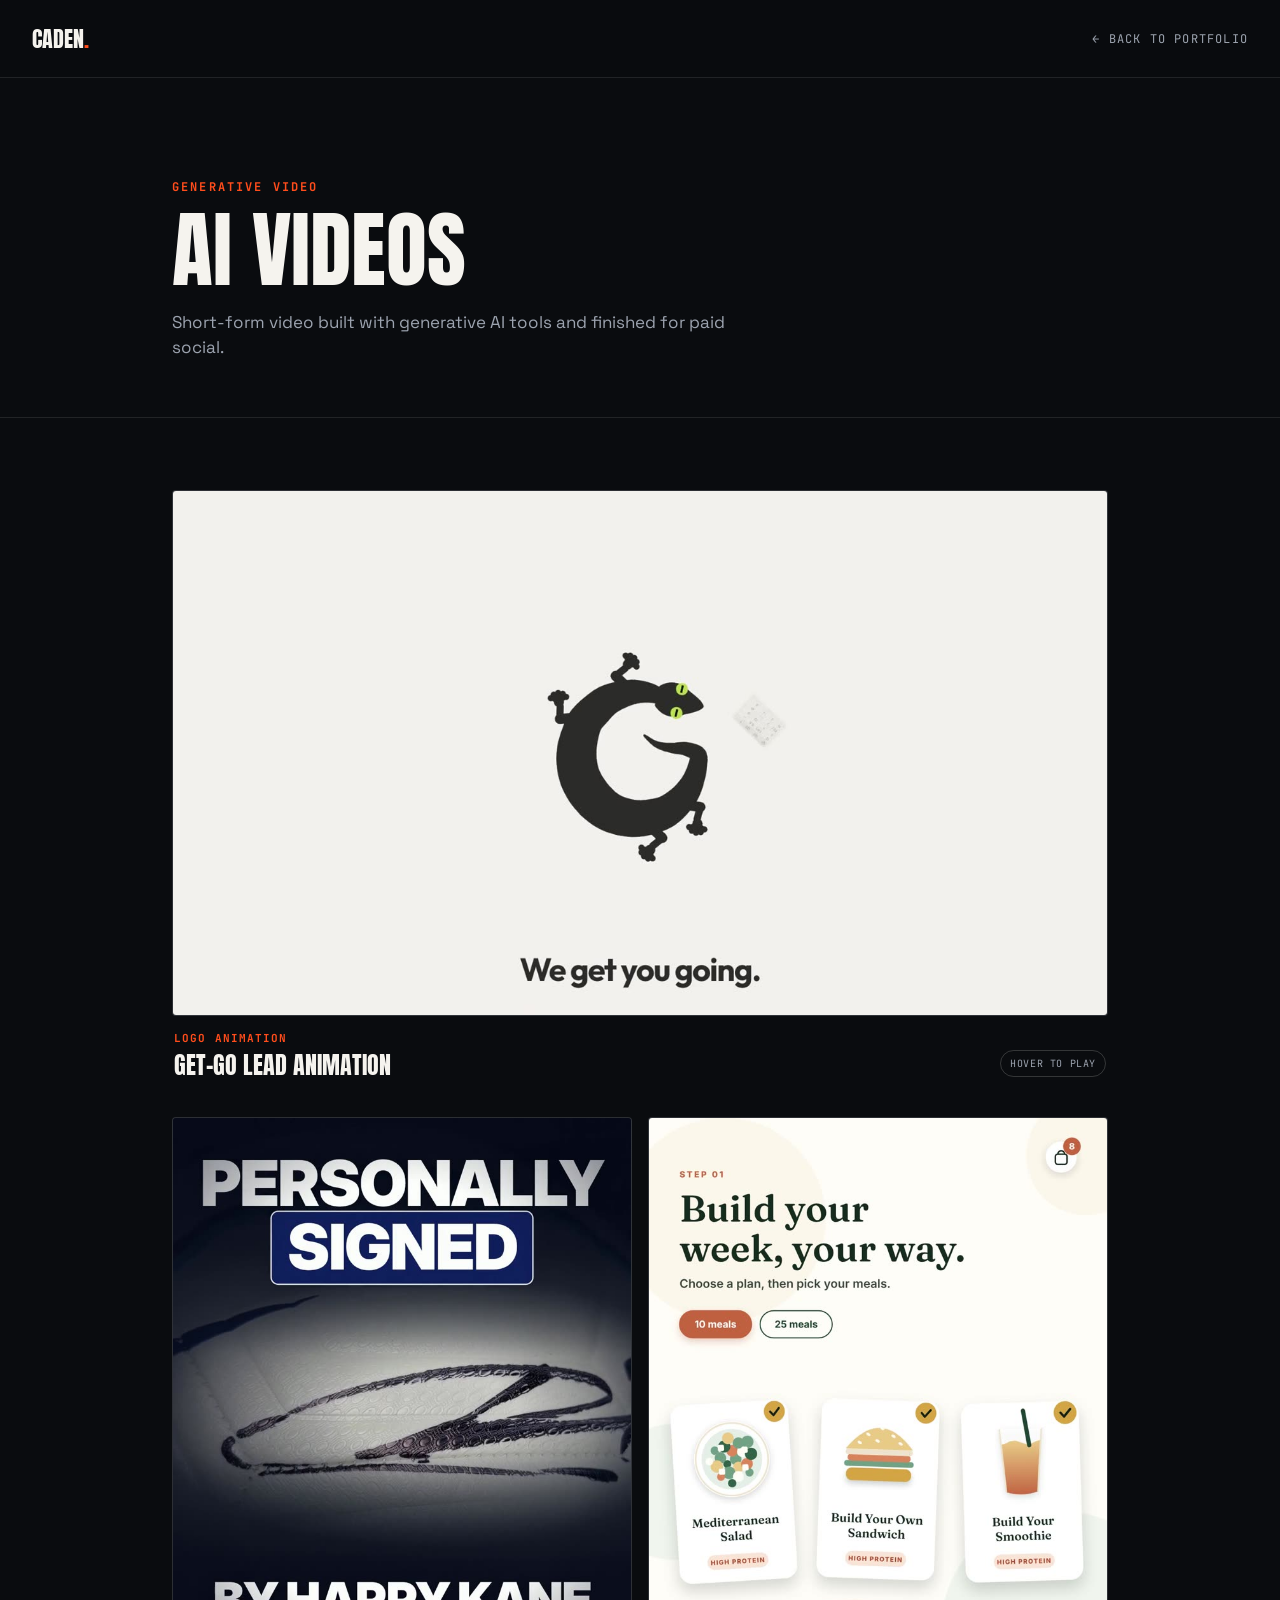
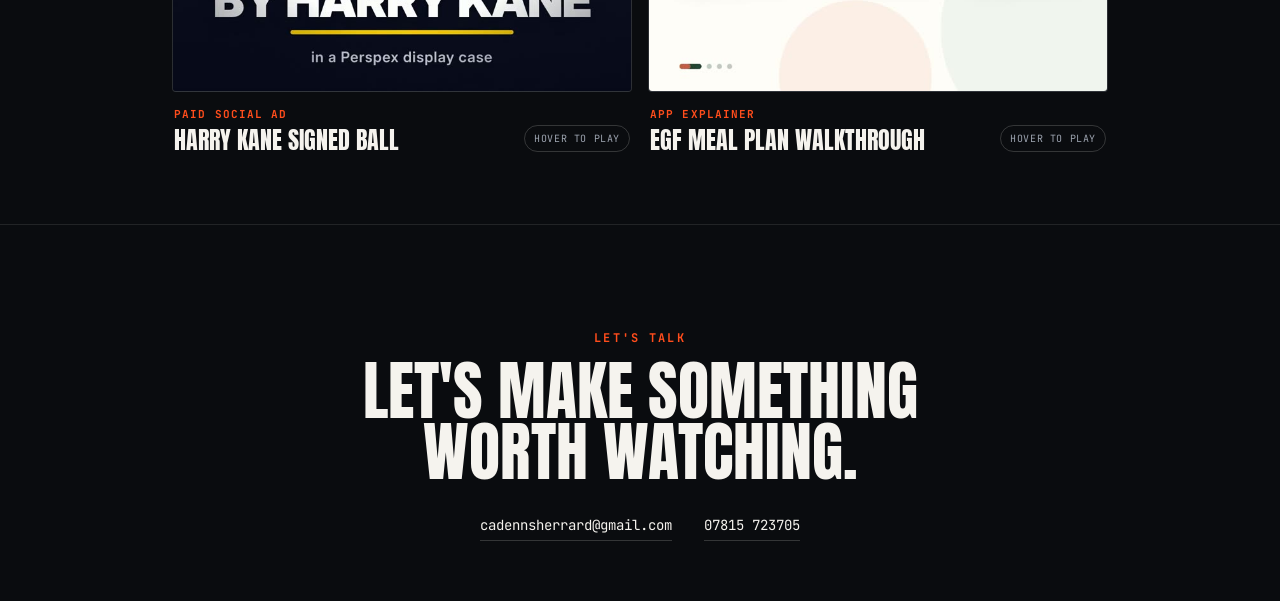
<file: ai-videos.html>
<!DOCTYPE html>
<html lang="en">
<head>
<meta charset="UTF-8">
<meta name="viewport" content="width=device-width, initial-scale=1.0">
<title>AI Videos - Caden Sherrard</title>

<link rel="preconnect" href="https://fonts.googleapis.com">
<link rel="preconnect" href="https://fonts.gstatic.com" crossorigin>
<link href="https://fonts.googleapis.com/css2?family=Anton&family=Space+Grotesk:wght@400;500;600;700&family=JetBrains+Mono:wght@400;500;700&display=swap" rel="stylesheet">

<style>
  :root {
    --bg: #0a0c0f;
    --bg-elevated: #14171c;
    --bg-elevated-2: #1c2027;
    --accent: #ff4d1c;
    --accent-soft: rgba(255, 77, 28, 0.12);
    --positive: #c6ff3d;
    --text: #f5f3ee;
    --text-muted: #9ca3af;
    --text-faint: #838a95;
    --border: rgba(245, 243, 238, 0.1);
    --border-strong: rgba(245, 243, 238, 0.18);
    --font-display: 'Anton', sans-serif;
    --font-body: 'Space Grotesk', sans-serif;
    --font-mono: 'JetBrains Mono', monospace;
  }

  * { margin: 0; padding: 0; box-sizing: border-box; }
  html { scroll-behavior: smooth; }
  body {
    background: var(--bg);
    color: var(--text);
    font-family: var(--font-body);
    line-height: 1.5;
    -webkit-font-smoothing: antialiased;
  }
  a { color: inherit; text-decoration: none; }
  img, video { max-width: 100%; display: block; }

  /* Prevents iOS Safari's long-press copy/save-media menu from firing on
     the preview tiles, so tap-to-play can work without a system menu
     interrupting it. */
  video, .gallery-tile {
    -webkit-touch-callout: none;
    -webkit-user-select: none;
    user-select: none;
  }

  .wrap { max-width: 1000px; margin: 0 auto; padding: 0 32px; }

  .eyebrow {
    font-family: var(--font-mono);
    font-size: 12px;
    letter-spacing: 0.18em;
    text-transform: uppercase;
    color: var(--accent);
    font-weight: 700;
    display: inline-block;
    margin-bottom: 14px;
  }

  h1, h2 {
    font-family: var(--font-display);
    font-weight: 400;
    text-transform: uppercase;
    line-height: 0.95;
  }

  /* ============ NAV ============ */
  .nav {
    position: sticky;
    top: 0; left: 0; right: 0;
    z-index: 100;
    display: flex;
    align-items: center;
    justify-content: space-between;
    padding: 22px 32px;
    background: rgba(10,12,15,0.85);
    backdrop-filter: blur(6px);
    border-bottom: 1px solid var(--border);
  }

  .nav-mark { font-family: var(--font-display); font-size: 22px; }
  .nav-mark span { color: var(--accent); }

  .nav-back {
    font-family: var(--font-mono);
    font-size: 12px;
    letter-spacing: 0.1em;
    text-transform: uppercase;
    color: var(--text-muted);
    display: flex;
    align-items: center;
    gap: 8px;
    transition: color 0.2s ease;
  }
  .nav-back:hover { color: var(--text); }

  /* ============ HERO ============ */
  .detail-hero {
    padding: 96px 0 56px;
    border-bottom: 1px solid var(--border);
  }

  .detail-hero h1 {
    font-size: clamp(40px, 7vw, 84px);
  }

  .detail-hero p {
    font-size: 17px;
    color: var(--text-muted);
    max-width: 560px;
    margin-top: 20px;
  }

  /* ============ CONTENT ============ */
  .detail-content { padding: 72px 0; }

  /* ============ GALLERY ============ */
  .detail-gallery {
    display: grid;
    grid-template-columns: repeat(2, 1fr);
    gap: 16px;
    align-items: start;
  }

  .detail-gallery + .detail-gallery { margin-top: 40px; }
  .detail-gallery { row-gap: 40px; }

  @media (max-width: 700px) {
    .detail-gallery { grid-template-columns: 1fr; }
  }

  .detail-gallery-single {
    grid-template-columns: 1fr;
  }

  .gallery-tile {
    position: relative;
    aspect-ratio: 4 / 5; /* default until the real video loads and sets its own ratio */
    background: linear-gradient(160deg, var(--bg-elevated-2), var(--bg-elevated));
    border: 1px solid var(--border);
    border-radius: 4px;
    overflow: hidden;
    cursor: pointer;
  }

  .detail-gallery-single .gallery-tile {
    aspect-ratio: 16 / 9;
  }

  .gallery-tile video {
    position: absolute; inset: 0; width: 100%; height: 100%; object-fit: cover;
  }

  .tile-caption {
    display: flex;
    align-items: flex-end;
    justify-content: space-between;
    gap: 16px;
    padding: 14px 2px 0;
  }

  .tile-eyebrow {
    font-family: var(--font-mono);
    font-size: 11px;
    letter-spacing: 0.1em;
    text-transform: uppercase;
    color: var(--accent);
    font-weight: 700;
    margin-bottom: 6px;
  }

  .tile-title {
    font-family: var(--font-display);
    font-size: 24px;
    text-transform: uppercase;
    line-height: 1;
  }

  .tile-hint {
    flex-shrink: 0;
    font-family: var(--font-mono);
    font-size: 10px;
    color: var(--text-muted);
    border: 1px solid var(--border-strong);
    padding: 5px 9px;
    border-radius: 20px;
    letter-spacing: 0.06em;
    text-transform: uppercase;
    transition: opacity 0.2s ease;
  }

  .gallery-tile.is-playing + .tile-caption .tile-hint { opacity: 0.35; }

  /* ============ CONTACT ============ */
  .contact {
    padding: 100px 0 60px;
    border-top: 1px solid var(--border);
    text-align: center;
  }

  .contact h2 {
    font-size: clamp(32px, 6vw, 64px);
    max-width: 800px;
    margin: 0 auto 32px;
  }

  .contact-links {
    display: flex;
    justify-content: center;
    gap: 32px;
    flex-wrap: wrap;
    font-family: var(--font-mono);
    font-size: 14px;
  }

  .contact-links a {
    border-bottom: 1px solid var(--border-strong);
    padding-bottom: 4px;
    transition: color 0.2s ease, border-color 0.2s ease;
  }

  .contact-links a:hover { color: var(--accent); border-color: var(--accent); }
</style>
<link rel="stylesheet" href="site-motion.css">
<script src="site-motion.js" defer></script>
</head>
<body>

<nav class="nav">
  <div class="nav-mark">CADEN<span>.</span></div>
  <a class="nav-back" href="index.html">&larr; Back to Portfolio</a>
</nav>

<header class="detail-hero">
  <div class="wrap">
    <span class="eyebrow">Generative Video</span>
    <h1>AI Videos</h1>
    <p>Short-form video built with generative AI tools and finished for paid social.</p>
  </div>
</header>

<section class="detail-content">
  <div class="wrap">

    <div class="detail-gallery detail-gallery-single">
      <!-- AI VIDEO 1: Get-Go lead animation (1920x1080) -->
      <div class="ai-item">
      <div class="gallery-tile" data-gallery-video>
        <video loop playsinline preload="metadata" poster="ai-get-go-lead-animation-poster.jpg">
          <source src="ai-get-go-lead-animation.mp4" type="video/mp4">
        </video>
      </div>
        <div class="tile-caption">
          <div>
            <div class="tile-eyebrow">Logo Animation</div>
            <div class="tile-title">Get-Go Lead Animation</div>
          </div>
          <div class="tile-hint">Hover to play</div>
        </div>
      </div>
    </div>

    <div class="detail-gallery">
      <!-- AI VIDEO 2: Harry Kane signed ball (1080x1350) -->
      <div class="ai-item">
      <div class="gallery-tile" data-gallery-video>
        <video loop playsinline preload="metadata" poster="ai-kane-signed-ball-poster.jpg">
          <source src="ai-kane-signed-ball.mp4" type="video/mp4">
        </video>
      </div>
        <div class="tile-caption">
          <div>
            <div class="tile-eyebrow">Paid Social Ad</div>
            <div class="tile-title">Harry Kane Signed Ball</div>
          </div>
          <div class="tile-hint">Hover to play</div>
        </div>
      </div>

      <!-- AI VIDEO 3: EGF app explainer (1080x1350) -->
      <div class="ai-item">
      <div class="gallery-tile" data-gallery-video>
        <video loop playsinline preload="metadata" poster="ai-egf-explainer-poster.jpg">
          <source src="ai-egf-explainer.mp4" type="video/mp4">
        </video>
      </div>
        <div class="tile-caption">
          <div>
            <div class="tile-eyebrow">App Explainer</div>
            <div class="tile-title">EGF Meal Plan Walkthrough</div>
          </div>
          <div class="tile-hint">Hover to play</div>
        </div>
      </div>
    </div>

  </div>
</section>

<footer class="contact" id="contact">
  <div class="wrap">
    <span class="eyebrow">Let's Talk</span>
    <h2>Let's make something<br>worth watching.</h2>
    <div class="contact-links">
      <a href="mailto:cadennsherrard@gmail.com">cadennsherrard@gmail.com</a>
      <a href="tel:07815723705">07815 723705</a>
    </div>
  </div>
</footer>

<script>
  // Gallery tile videos: hover to preview with sound (desktop) / tap to
  // toggle (touch), sized to each clip's real aspect ratio once known.
  // Touch uses a tap instead of a hold, since holding on iOS Safari opens
  // the system's own copy/save-media menu rather than triggering our JS.
  const isHoverCapable = window.matchMedia('(hover: hover) and (pointer: fine)').matches;

  // Single-active-video policy: only one clip decodes at a time, which
  // keeps playback smooth on phones.
  let activeVideo = null;
  function setActive(video) {
    if (activeVideo && activeVideo !== video) {
      activeVideo.pause();
      activeVideo.muted = true;
      const t = activeVideo.closest('.gallery-tile');
      if (t) t.classList.remove('is-playing');
    }
    activeVideo = video;
  }

  document.querySelectorAll('[data-gallery-video]').forEach(tile => {
    const video = tile.querySelector('video');
    const hint = tile.parentElement.querySelector('.tile-hint');
    if (!video) return;
    if (hint) hint.textContent = isHoverCapable ? 'Hover to play' : 'Tap to play';

    function applyNativeAspectRatio() {
      if (video.videoWidth && video.videoHeight) {
        tile.style.aspectRatio = `${video.videoWidth} / ${video.videoHeight}`;
      }
    }
    video.addEventListener('loadedmetadata', applyNativeAspectRatio);
    if (video.readyState >= 1) applyNativeAspectRatio();

    function playFresh() {
      setActive(video);
      tile.classList.add('is-playing');
      video.currentTime = 0;
      video.muted = false;
      video.play().catch(() => {
        // Browser blocked audio autoplay - fall back to a muted preview.
        video.muted = true;
        video.play().catch(() => {});
      });
    }
    // Tap-to-resume deliberately does not seek back to 0, since seeking to
    // an unbuffered position is what causes a stall on a mobile connection.
    function playResume() {
      setActive(video);
      tile.classList.add('is-playing');
      video.muted = false;
      video.play().catch(() => {
        video.muted = true;
        video.play().catch(() => {});
      });
    }
    function stop() {
      if (activeVideo === video) activeVideo = null;
      tile.classList.remove('is-playing');
      video.pause();
      video.muted = true;
    }

    if (isHoverCapable) {
      tile.addEventListener('mouseenter', playFresh);
      tile.addEventListener('mouseleave', stop);
    } else {
      tile.addEventListener('touchend', (e) => {
        e.preventDefault();
        if (video.paused) playResume(); else stop();
      });
    }
  });
</script>
</body>
</html>
</file>
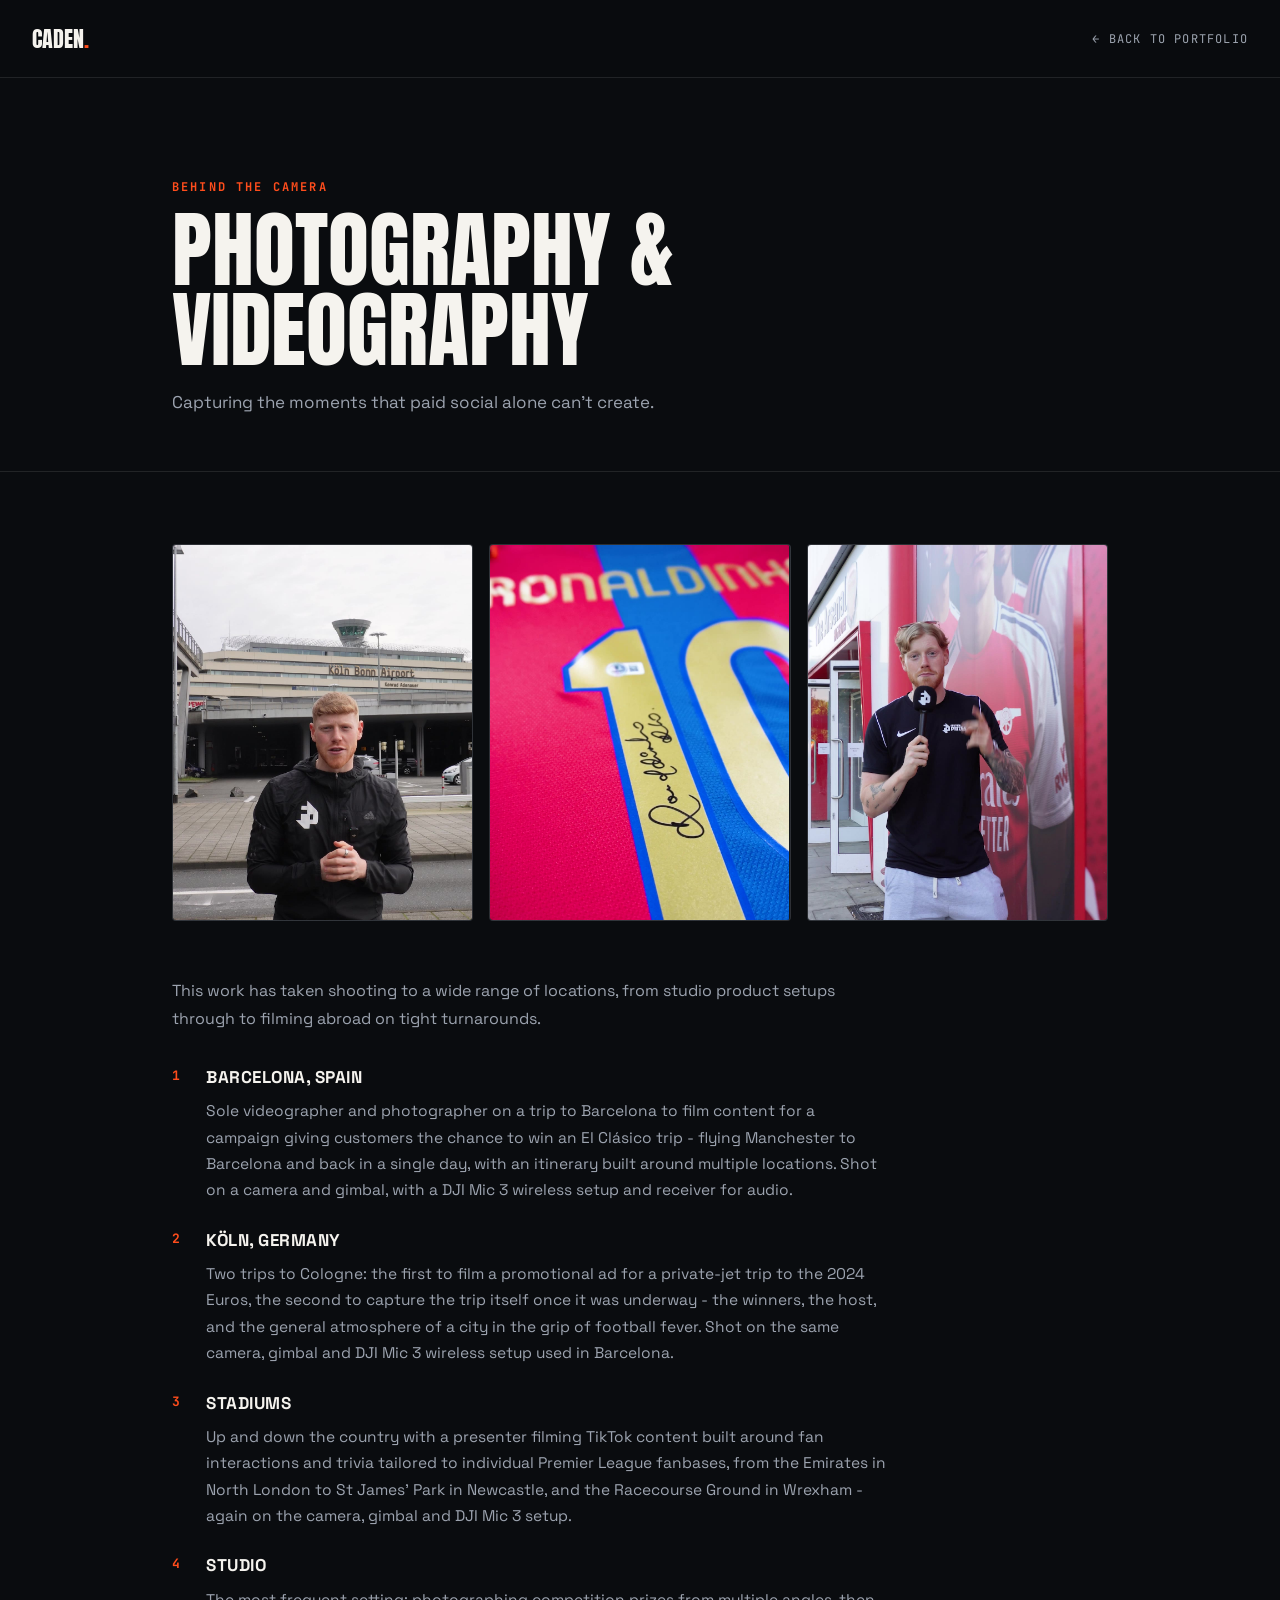
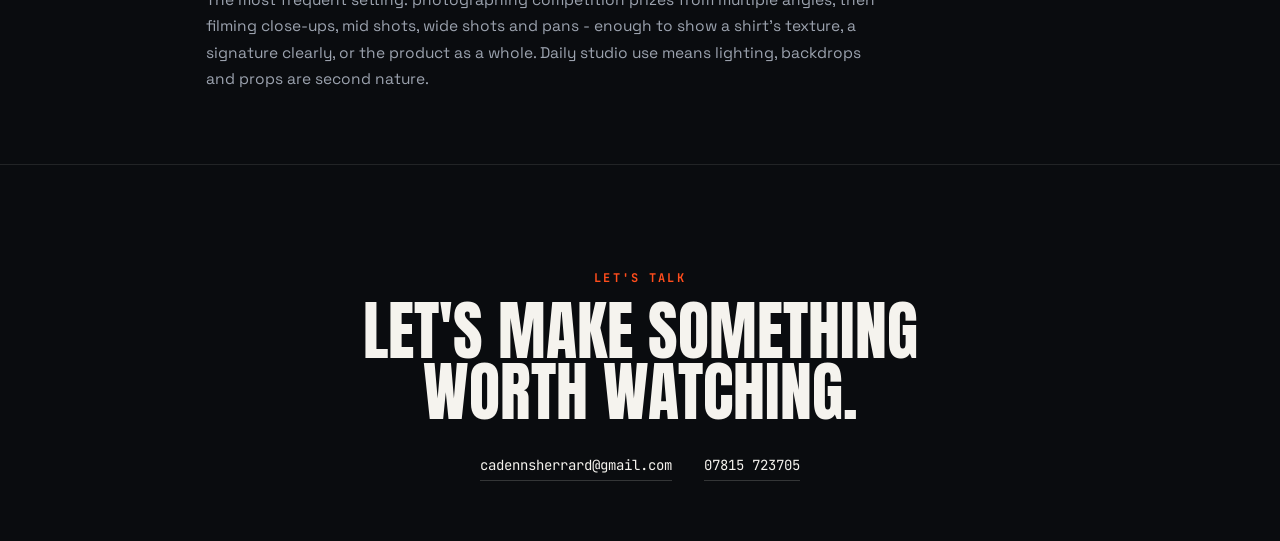
<file: photography-videography.html>
<!DOCTYPE html>
<html lang="en">
<head>
<meta charset="UTF-8">
<meta name="viewport" content="width=device-width, initial-scale=1.0">
<title>Photography & Videography - Caden Sherrard</title>

<link rel="preconnect" href="https://fonts.googleapis.com">
<link rel="preconnect" href="https://fonts.gstatic.com" crossorigin>
<link href="https://fonts.googleapis.com/css2?family=Anton&family=Space+Grotesk:wght@400;500;600;700&family=JetBrains+Mono:wght@400;500;700&display=swap" rel="stylesheet">

<style>
  :root {
    --bg: #0a0c0f;
    --bg-elevated: #14171c;
    --bg-elevated-2: #1c2027;
    --accent: #ff4d1c;
    --accent-soft: rgba(255, 77, 28, 0.12);
    --positive: #c6ff3d;
    --text: #f5f3ee;
    --text-muted: #9ca3af;
    --text-faint: #838a95;
    --border: rgba(245, 243, 238, 0.1);
    --border-strong: rgba(245, 243, 238, 0.18);
    --font-display: 'Anton', sans-serif;
    --font-body: 'Space Grotesk', sans-serif;
    --font-mono: 'JetBrains Mono', monospace;
  }

  * { margin: 0; padding: 0; box-sizing: border-box; }
  html { scroll-behavior: smooth; }
  body {
    background: var(--bg);
    color: var(--text);
    font-family: var(--font-body);
    line-height: 1.5;
    -webkit-font-smoothing: antialiased;
  }
  a { color: inherit; text-decoration: none; }
  img, video { max-width: 100%; display: block; }

  /* Prevents iOS Safari's long-press copy/save-media menu from firing on
     the preview tiles, so tap-to-play can work without a system menu
     interrupting it. */
  video, .gallery-tile {
    -webkit-touch-callout: none;
    -webkit-user-select: none;
    user-select: none;
  }

  .wrap { max-width: 1000px; margin: 0 auto; padding: 0 32px; }

  .eyebrow {
    font-family: var(--font-mono);
    font-size: 12px;
    letter-spacing: 0.18em;
    text-transform: uppercase;
    color: var(--accent);
    font-weight: 700;
    display: inline-block;
    margin-bottom: 14px;
  }

  h1, h2 {
    font-family: var(--font-display);
    font-weight: 400;
    text-transform: uppercase;
    line-height: 0.95;
  }

  /* ============ NAV ============ */
  .nav {
    position: sticky;
    top: 0; left: 0; right: 0;
    z-index: 100;
    display: flex;
    align-items: center;
    justify-content: space-between;
    padding: 22px 32px;
    background: rgba(10,12,15,0.85);
    backdrop-filter: blur(6px);
    border-bottom: 1px solid var(--border);
  }

  .nav-mark { font-family: var(--font-display); font-size: 22px; }
  .nav-mark span { color: var(--accent); }

  .nav-back {
    font-family: var(--font-mono);
    font-size: 12px;
    letter-spacing: 0.1em;
    text-transform: uppercase;
    color: var(--text-muted);
    display: flex;
    align-items: center;
    gap: 8px;
    transition: color 0.2s ease;
  }
  .nav-back:hover { color: var(--text); }

  /* ============ HERO ============ */
  .detail-hero {
    padding: 96px 0 56px;
    border-bottom: 1px solid var(--border);
  }

  .detail-hero h1 {
    font-size: clamp(40px, 7vw, 84px);
  }

  .detail-hero p {
    font-size: 17px;
    color: var(--text-muted);
    max-width: 560px;
    margin-top: 20px;
  }

  /* ============ CONTENT ============ */
  .detail-content { padding: 72px 0; }

  .detail-content p {
    font-size: 16px;
    line-height: 1.75;
    color: var(--text-muted);
    max-width: 720px;
  }

  .detail-content p + p { margin-top: 20px; }

  .detail-list {
    list-style: none;
    max-width: 720px;
    margin-top: 32px;
    counter-reset: detail-list;
  }

  .detail-list li {
    counter-increment: detail-list;
    position: relative;
    padding-left: 34px;
    margin-top: 24px;
  }

  .detail-list li::before {
    content: counter(detail-list);
    position: absolute;
    left: 0;
    top: 1px;
    font-family: var(--font-mono);
    font-size: 13px;
    font-weight: 700;
    color: var(--accent);
  }

  .detail-list li strong {
    display: block;
    font-family: var(--font-body);
    font-weight: 700;
    font-size: 17px;
    text-transform: uppercase;
    color: var(--text);
    margin-bottom: 8px;
    letter-spacing: 0.03em;
  }

  .detail-list li p {
    font-size: 15.5px;
    line-height: 1.7;
    color: var(--text-muted);
  }

  /* ============ GALLERY ============ */
  .detail-gallery {
    display: grid;
    grid-template-columns: repeat(3, 1fr);
    gap: 16px;
    margin-top: 56px;
    margin-bottom: 56px;
  }

  .detail-gallery:first-child {
    margin-top: 0;
  }

  @media (max-width: 700px) {
    .detail-gallery { grid-template-columns: 1fr; }
  }

  .gallery-tile {
    position: relative;
    aspect-ratio: 4 / 5;
    background: linear-gradient(160deg, var(--bg-elevated-2), var(--bg-elevated));
    border: 1px solid var(--border);
    border-radius: 4px;
    overflow: hidden;
  }

  .gallery-tile img,
  .gallery-tile video {
    position: absolute; inset: 0; width: 100%; height: 100%; object-fit: cover;
  }

  .gallery-tile-placeholder {
    position: absolute;
    inset: 0;
    display: flex;
    align-items: center;
    justify-content: center;
  }

  .gallery-tile-placeholder span {
    font-family: var(--font-mono);
    font-size: 11px;
    color: var(--text-faint);
    text-transform: uppercase;
    letter-spacing: 0.08em;
    border: 1px dashed var(--border-strong);
    padding: 10px 16px;
    text-align: center;
    max-width: 160px;
  }

  /* ============ CONTACT ============ */
  .contact {
    padding: 100px 0 60px;
    border-top: 1px solid var(--border);
    text-align: center;
  }

  .contact h2 {
    font-size: clamp(32px, 6vw, 64px);
    max-width: 800px;
    margin: 0 auto 32px;
  }

  .contact-links {
    display: flex;
    justify-content: center;
    gap: 32px;
    flex-wrap: wrap;
    font-family: var(--font-mono);
    font-size: 14px;
  }

  .contact-links a {
    border-bottom: 1px solid var(--border-strong);
    padding-bottom: 4px;
    transition: color 0.2s ease, border-color 0.2s ease;
  }

  .contact-links a:hover { color: var(--accent); border-color: var(--accent); }
</style>
<link rel="stylesheet" href="site-motion.css">
<script src="site-motion.js" defer></script>
</head>
<body>

<nav class="nav">
  <div class="nav-mark">CADEN<span>.</span></div>
  <a class="nav-back" href="index.html">&larr; Back to Portfolio</a>
</nav>

<header class="detail-hero">
  <div class="wrap">
    <span class="eyebrow">Behind the Camera</span>
    <h1>Photography & Videography</h1>
    <p>Capturing the moments that paid social alone can't create.</p>
  </div>
</header>

<section class="detail-content">
  <div class="wrap">
    <div class="detail-gallery">
      <!-- GALLERY TILE 1: Barcelona & Cologne -->
      <div class="gallery-tile" data-gallery-video>
        <video muted loop playsinline preload="metadata" poster="gallery-barcelona-cologne-poster.jpg">
          <source src="gallery-barcelona-cologne.mp4" type="video/mp4">
        </video>
      </div>
      <!-- GALLERY TILE 2: central -->
      <div class="gallery-tile" data-gallery-video>
        <video muted loop playsinline preload="metadata" poster="gallery-photo-central-poster.jpg">
          <source src="gallery-photo-central.mp4" type="video/mp4">
        </video>
      </div>
      <!-- GALLERY TILE 3 -->
      <div class="gallery-tile" data-gallery-video>
        <video muted loop playsinline preload="metadata" poster="gallery-stadiums-poster.jpg">
          <source src="gallery-stadiums.mp4" type="video/mp4">
        </video>
      </div>
    </div>

    <p>This work has taken shooting to a wide range of locations, from studio product setups through to filming abroad on tight turnarounds.</p>

    <ol class="detail-list">
      <li>
        <strong>Barcelona, Spain</strong>
        <p>Sole videographer and photographer on a trip to Barcelona to film content for a campaign giving customers the chance to win an El Clásico trip - flying Manchester to Barcelona and back in a single day, with an itinerary built around multiple locations. Shot on a camera and gimbal, with a DJI Mic 3 wireless setup and receiver for audio.</p>
      </li>
      <li>
        <strong>Köln, Germany</strong>
        <p>Two trips to Cologne: the first to film a promotional ad for a private-jet trip to the 2024 Euros, the second to capture the trip itself once it was underway - the winners, the host, and the general atmosphere of a city in the grip of football fever. Shot on the same camera, gimbal and DJI Mic 3 wireless setup used in Barcelona.</p>
      </li>
      <li>
        <strong>Stadiums</strong>
        <p>Up and down the country with a presenter filming TikTok content built around fan interactions and trivia tailored to individual Premier League fanbases, from the Emirates in North London to St James' Park in Newcastle, and the Racecourse Ground in Wrexham - again on the camera, gimbal and DJI Mic 3 setup.</p>
      </li>
      <li>
        <strong>Studio</strong>
        <p>The most frequent setting: photographing competition prizes from multiple angles, then filming close-ups, mid shots, wide shots and pans - enough to show a shirt's texture, a signature clearly, or the product as a whole. Daily studio use means lighting, backdrops and props are second nature.</p>
      </li>
    </ol>
  </div>
</section>

<footer class="contact" id="contact">
  <div class="wrap">
    <span class="eyebrow">Let's Talk</span>
    <h2>Let's make something<br>worth watching.</h2>
    <div class="contact-links">
      <a href="mailto:cadennsherrard@gmail.com">cadennsherrard@gmail.com</a>
      <a href="tel:07815723705">07815 723705</a>
    </div>
  </div>
</footer>

<script>
  // Devices with a real mouse get hover-to-preview; touch devices get
  // tap-to-toggle instead, since holding down on iOS Safari triggers the
  // system's own copy/save-media menu rather than our JS.
  const isHoverCapable = window.matchMedia('(hover: hover) and (pointer: fine)').matches;

  document.querySelectorAll('[data-gallery-video]').forEach(tile => {
    const video = tile.querySelector('video');
    if (!video) return;

    function play() {
      video.currentTime = 0;
      video.play().catch(() => {});
    }
    function stop() {
      video.pause();
    }

    if (isHoverCapable) {
      tile.addEventListener('mouseenter', play);
      tile.addEventListener('mouseleave', stop);
    } else {
      tile.addEventListener('touchend', (e) => {
        e.preventDefault();
        if (video.paused) play(); else stop();
      });
    }
  });
</script>
</body>
</html>
</file>
<file: site-motion.css>
/* ============ SITE MOTION ============
   Scroll-reveal, headline entrances, count-ups and hover polish, shared by
   every page. Everything here only applies once site-motion.js has tagged
   elements, so with JS off (or reduced motion on) the site is fully static. */

/* ---- Scroll progress bar ---- */
.motion-progress {
  position: fixed;
  top: 0; left: 0;
  width: 100%;
  height: 2px;
  background: var(--accent, #ff4d1c);
  transform-origin: 0 50%;
  transform: scaleX(0);
  z-index: 300;
  pointer-events: none;
}

/* ---- Generic reveal: fade + rise ----
   Uses the individual `translate` property (not `transform`) so it never
   fights with existing hover transforms on cards and tiles. */
.reveal {
  transition:
    opacity 0.9s cubic-bezier(0.2, 0.7, 0.1, 1) var(--d, 0ms),
    translate 0.9s cubic-bezier(0.2, 0.7, 0.1, 1) var(--d, 0ms);
}
.reveal:not(.is-in) {
  opacity: 0;
  translate: 0 22px;
}
.reveal.reveal-left:not(.is-in)  { translate: -42px 0; }
.reveal.reveal-right:not(.is-in) { translate: 42px 0; }
.reveal.reveal-scale:not(.is-in) { translate: 0 28px; scale: 0.96; }
.reveal.reveal-scale { transition-property: opacity, translate, scale; }

/* Skill cards already animate transform/box-shadow on hover - keep that and
   add the reveal transitions alongside it. */
.skill-card.reveal {
  transition:
    opacity 0.9s cubic-bezier(0.2, 0.7, 0.1, 1) var(--d, 0ms),
    translate 0.9s cubic-bezier(0.2, 0.7, 0.1, 1) var(--d, 0ms),
    transform 0.4s cubic-bezier(0.22, 1, 0.36, 1),
    box-shadow 0.4s ease,
    border-color 0.4s ease;
}

/* ---- Headline word-mask entrance ---- */
.mw {
  display: inline-block;
  overflow: hidden;
  vertical-align: top;
  padding-bottom: 0.1em;
  margin-bottom: -0.1em;
}
.mw > span {
  display: inline-block;
  translate: 0 112%;
  transition: translate 1s cubic-bezier(0.2, 0.7, 0.1, 1) calc(var(--i, 0) * 70ms + var(--hd, 0ms));
}
.is-in .mw > span,
.mw-in .mw > span { translate: 0 0; }

/* ---- Eyebrow underline draw ---- */
.eyebrow.reveal { letter-spacing: 0.18em; }

/* ---- Hero parallax helpers ---- */
.hero-media { scale: 1.12; will-change: translate; }
@media (max-width: 640px) {
  .hero-media { scale: 1; }
}

/* ---- Hover polish on media tiles ---- */
.work-card,
.cs-tile,
.adset-tile,
.gallery-tile {
  transition: border-color 0.35s ease;
}
@media (hover: hover) and (pointer: fine) {
  .work-card:hover,
  .cs-tile:hover,
  .adset-tile:hover,
  .gallery-tile:hover {
    border-color: rgba(255, 77, 28, 0.6);
  }
  .stat-cell { transition: background 0.3s ease; }
  .stat-cell:hover { background: var(--bg-elevated, #14171c); }
  .detail-list li { transition: translate 0.35s ease; }
  .detail-list li:hover { translate: 6px 0; }
}

/* ---- Index rows: accent line sweeps in on hover ---- */
.index-row { position: relative; }
.index-row::after {
  content: '';
  position: absolute;
  left: 0; bottom: -1px;
  height: 1px;
  width: 100%;
  background: var(--accent, #ff4d1c);
  transform: scaleX(0);
  transform-origin: 0 50%;
  transition: transform 0.5s cubic-bezier(0.2, 0.7, 0.1, 1);
}
.index-row:hover::after { transform: scaleX(1); }

/* ---- Buttons / links ---- */
.nav-back { transition: color 0.2s ease, translate 0.3s ease; }
.nav-back:hover { translate: -4px 0; }

@media (prefers-reduced-motion: reduce) {
  .reveal, .mw > span { transition: none !important; }
  .reveal:not(.is-in) { opacity: 1; translate: none; scale: none; }
  .mw > span { translate: 0 0 !important; }
  .motion-progress { display: none; }
}

/* ---- Keyboard focus: visible on every interactive element ---- */
a:focus-visible,
button:focus-visible,
[tabindex]:focus-visible,
.bavr-range:focus-visible + * {
  outline: 2px solid var(--accent, #ff4d1c);
  outline-offset: 3px;
}
.bavr-frame:focus-within { outline: 2px solid var(--accent, #ff4d1c); outline-offset: 3px; }
</file>
